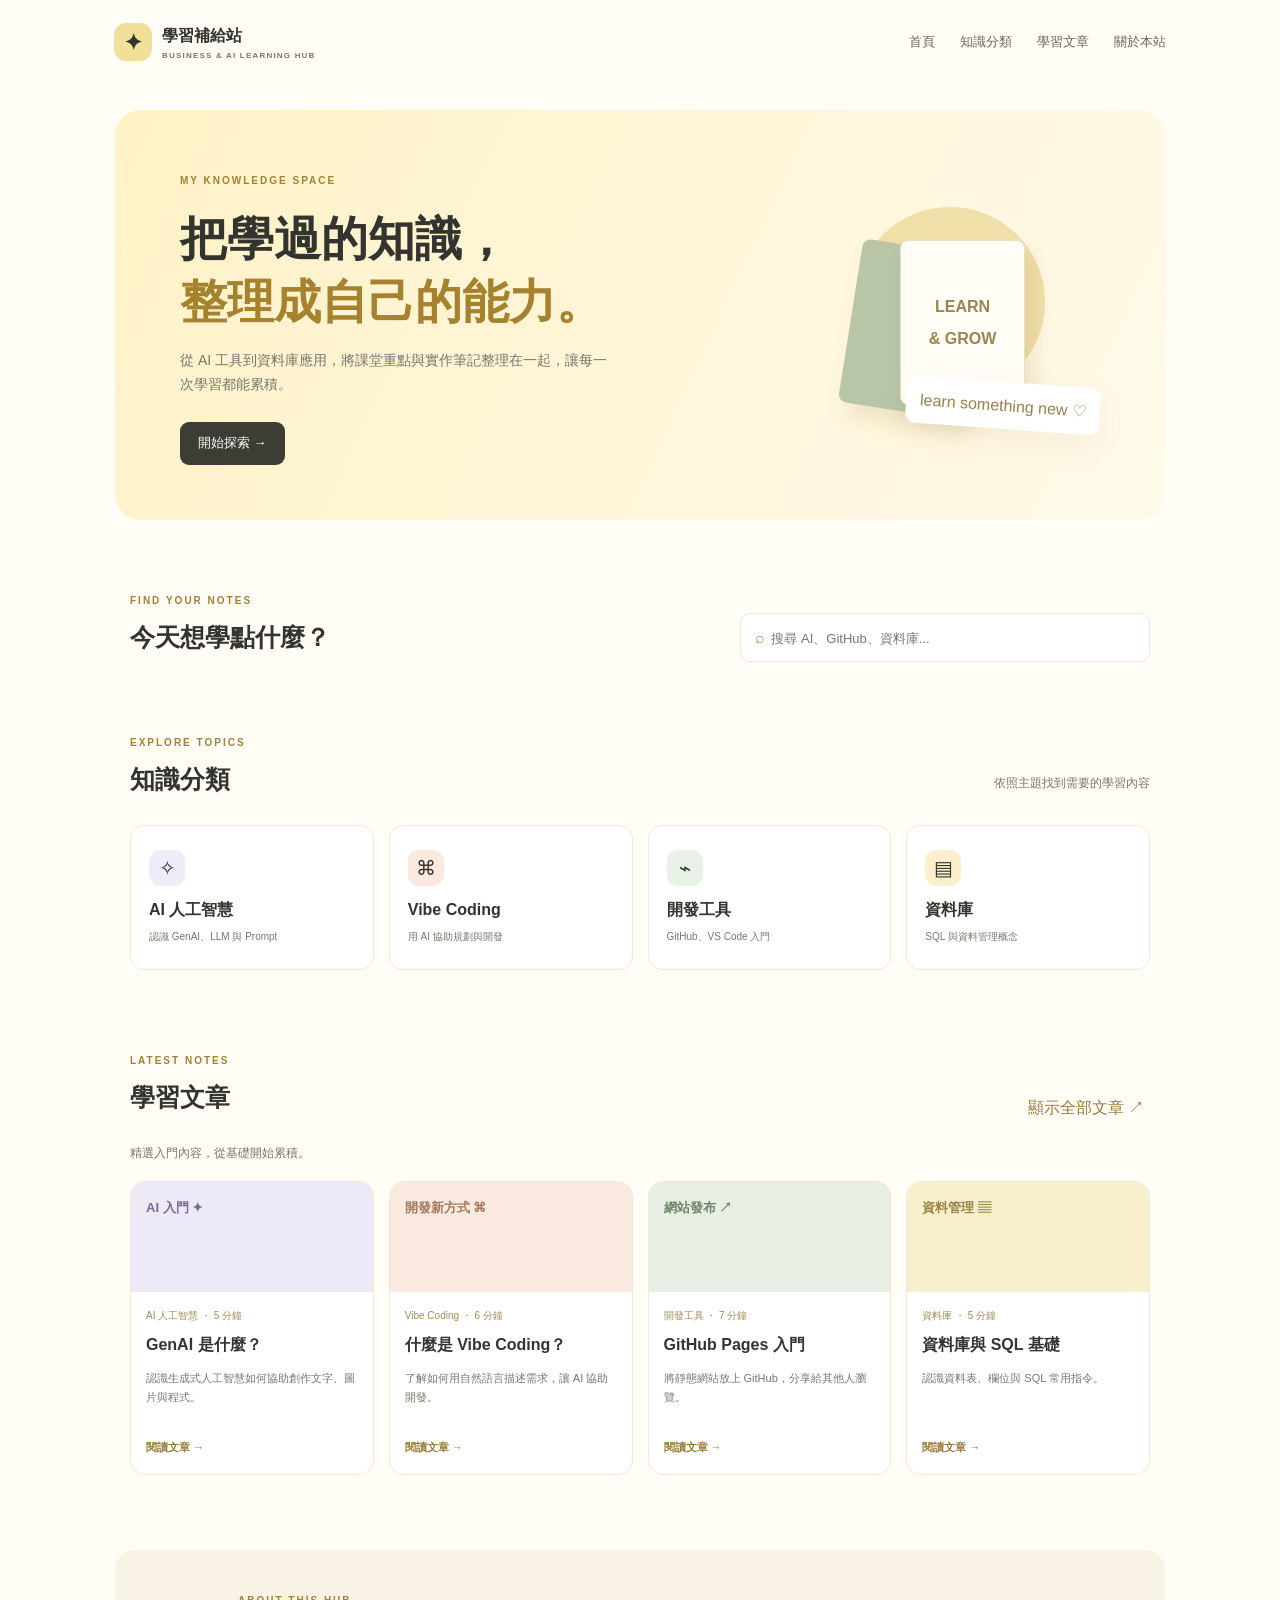
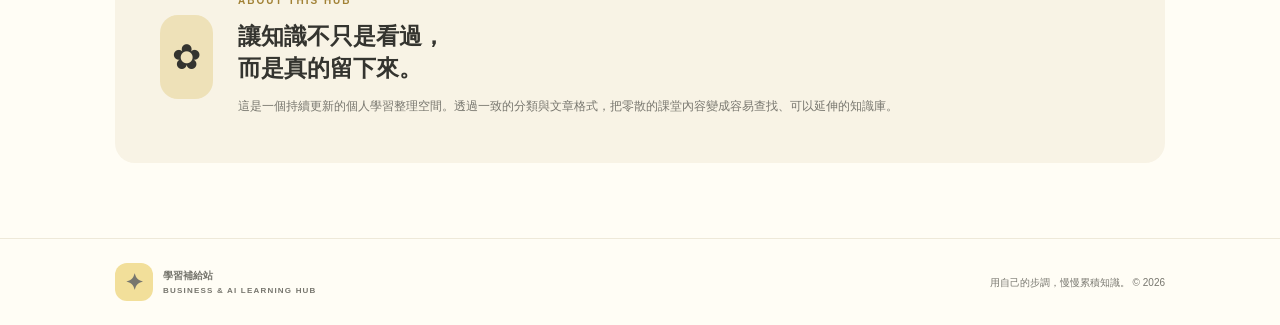
<file: index.html>
<!doctype html>
<html lang="zh-Hant">
<head>
<meta charset="utf-8">
<meta name="viewport" content="width=device-width,initial-scale=1">
<meta name="description" content="整理 AI、Vibe Coding、GitHub 與資料庫知識的商資系學習網站。">
<title>商資系 AI 學習知識庫</title>
<link rel="stylesheet" href="style.css">
</head>
<body>
<header class="site-header">
<a class="brand" href="index.html"><span class="brand-mark">✦</span><span>學習補給站<small>BUSINESS & AI LEARNING HUB</small></span></a>
<nav><a href="#home">首頁</a><a href="#topics">知識分類</a><a href="#articles">學習文章</a><a href="#about">關於本站</a></nav>
</header>
<main>
<section class="hero" id="home">
<div><span class="eyebrow">MY KNOWLEDGE SPACE</span><h1>把學過的知識，<br><em>整理成自己的能力。</em></h1><p>從 AI 工具到資料庫應用，將課堂重點與實作筆記整理在一起，讓每一次學習都能累積。</p><a class="primary-btn" href="#articles">開始探索 →</a></div>
<div class="hero-art" aria-label="學習知識插畫"><div class="sun"></div><div class="book back"></div><div class="book front">LEARN<br>& GROW</div><div class="art-note">learn something new ♡</div></div>
</section>
<section class="search-section"><div><span class="section-kicker">FIND YOUR NOTES</span><h2>今天想學點什麼？</h2></div><label class="search-box">⌕ <input id="searchInput" type="search" placeholder="搜尋 AI、GitHub、資料庫..." aria-label="搜尋文章"></label></section>
<section class="section" id="topics"><div class="section-heading"><div><span class="section-kicker">EXPLORE TOPICS</span><h2>知識分類</h2></div><p>依照主題找到需要的學習內容</p></div>
<div class="topic-grid">
<button class="topic-card" data-category="AI 人工智慧"><span class="topic-icon lavender">✧</span><strong>AI 人工智慧</strong><small>認識 GenAI、LLM 與 Prompt</small></button>
<button class="topic-card" data-category="Vibe Coding"><span class="topic-icon peach">⌘</span><strong>Vibe Coding</strong><small>用 AI 協助規劃與開發</small></button>
<button class="topic-card" data-category="開發工具"><span class="topic-icon mint">⌁</span><strong>開發工具</strong><small>GitHub、VS Code 入門</small></button>
<button class="topic-card" data-category="資料庫"><span class="topic-icon yellow">▤</span><strong>資料庫</strong><small>SQL 與資料管理概念</small></button>
</div></section>
<section class="section articles-section" id="articles"><div class="section-heading"><div><span class="section-kicker">LATEST NOTES</span><h2>學習文章</h2></div><button class="text-btn" id="clearFilter">顯示全部文章 ↗</button></div><p id="resultsNote" class="results-note">精選入門內容，從基礎開始累積。</p>
<div class="article-grid">
<article class="article-card" data-category="AI 人工智慧" data-search="GenAI 生成式人工智慧 文字 圖片"><div class="article-top ai-bg">AI 入門 ✦</div><div class="article-body"><div class="meta">AI 人工智慧 ・ 5 分鐘</div><h3>GenAI 是什麼？</h3><p>認識生成式人工智慧如何協助創作文字、圖片與程式。</p><a href="genai.html">閱讀文章 →</a></div></article>
<article class="article-card" data-category="Vibe Coding" data-search="Vibe Coding AI 程式 開發"><div class="article-top vibe-bg">開發新方式 ⌘</div><div class="article-body"><div class="meta">Vibe Coding ・ 6 分鐘</div><h3>什麼是 Vibe Coding？</h3><p>了解如何用自然語言描述需求，讓 AI 協助開發。</p><a href="vibe-coding.html">閱讀文章 →</a></div></article>
<article class="article-card" data-category="開發工具" data-search="GitHub Pages 網站 部署 Repository"><div class="article-top github-bg">網站發布 ↗</div><div class="article-body"><div class="meta">開發工具 ・ 7 分鐘</div><h3>GitHub Pages 入門</h3><p>將靜態網站放上 GitHub，分享給其他人瀏覽。</p><a href="github-pages.html">閱讀文章 →</a></div></article>
<article class="article-card" data-category="資料庫" data-search="資料庫 SQL 資料表 查詢"><div class="article-top db-bg">資料管理 ▤</div><div class="article-body"><div class="meta">資料庫 ・ 5 分鐘</div><h3>資料庫與 SQL 基礎</h3><p>認識資料表、欄位與 SQL 常用指令。</p><a href="database.html">閱讀文章 →</a></div></article>
</div><div id="emptyState" class="empty-state" hidden>找不到符合的文章，試試其他關鍵字吧！</div></section>
<section class="about" id="about"><div class="about-icon">✿</div><div><span class="section-kicker">ABOUT THIS HUB</span><h2>讓知識不只是看過，<br>而是真的留下來。</h2><p>這是一個持續更新的個人學習整理空間。透過一致的分類與文章格式，把零散的課堂內容變成容易查找、可以延伸的知識庫。</p></div></section>
</main>
<footer><a class="brand" href="index.html"><span class="brand-mark">✦</span><span>學習補給站<small>BUSINESS & AI LEARNING HUB</small></span></a><span>用自己的步調，慢慢累積知識。 © 2026</span></footer>
<script src="script.js"></script>
</body></html>
</file>
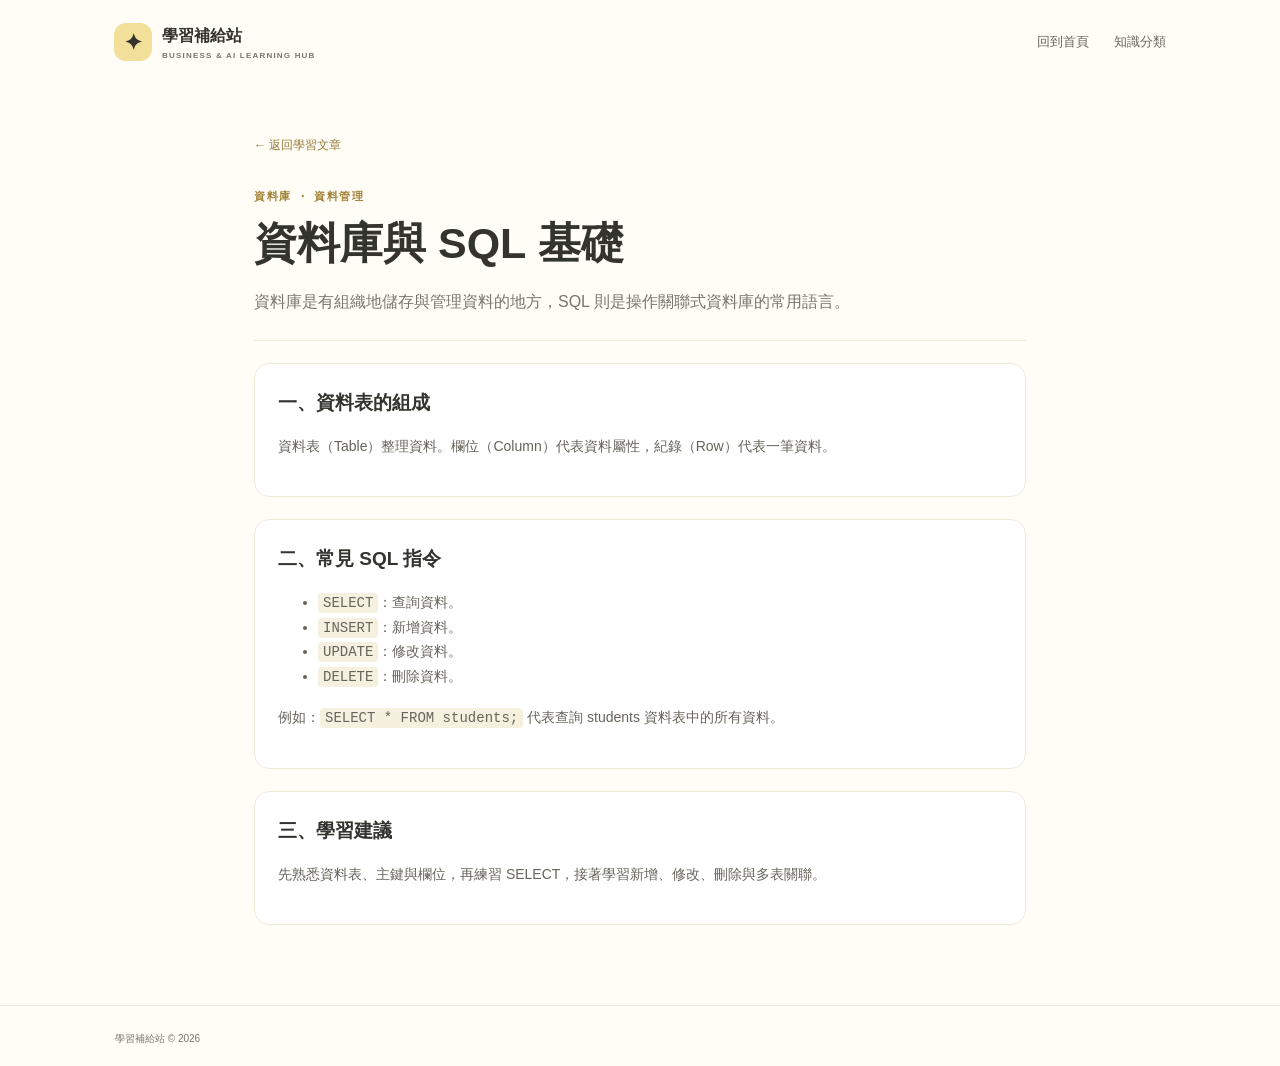
<file: database.html>
<!doctype html><html lang="zh-Hant"><head><meta charset="utf-8"><meta name="viewport" content="width=device-width,initial-scale=1"><title>資料庫與 SQL 基礎｜學習補給站</title><link rel="stylesheet" href="style.css"></head><body><header class="site-header"><a class="brand" href="index.html"><span class="brand-mark">✦</span><span>學習補給站<small>BUSINESS & AI LEARNING HUB</small></span></a><nav><a href="index.html">回到首頁</a><a href="index.html#topics">知識分類</a></nav></header><main class="page-wrap"><a class="back-link" href="index.html#articles">← 返回學習文章</a><div class="page-label">資料庫 ・ 資料管理</div><h1>資料庫與 SQL 基礎</h1><p class="page-lead">資料庫是有組織地儲存與管理資料的地方，SQL 則是操作關聯式資料庫的常用語言。</p><section class="content-card"><h2>一、資料表的組成</h2><p>資料表（Table）整理資料。欄位（Column）代表資料屬性，紀錄（Row）代表一筆資料。</p></section><section class="content-card"><h2>二、常見 SQL 指令</h2><ul><li><code>SELECT</code>：查詢資料。</li><li><code>INSERT</code>：新增資料。</li><li><code>UPDATE</code>：修改資料。</li><li><code>DELETE</code>：刪除資料。</li></ul><p>例如：<code>SELECT * FROM students;</code> 代表查詢 students 資料表中的所有資料。</p></section><section class="content-card"><h2>三、學習建議</h2><p>先熟悉資料表、主鍵與欄位，再練習 SELECT，接著學習新增、修改、刪除與多表關聯。</p></section></main><footer>學習補給站 © 2026</footer></body></html>
</file>
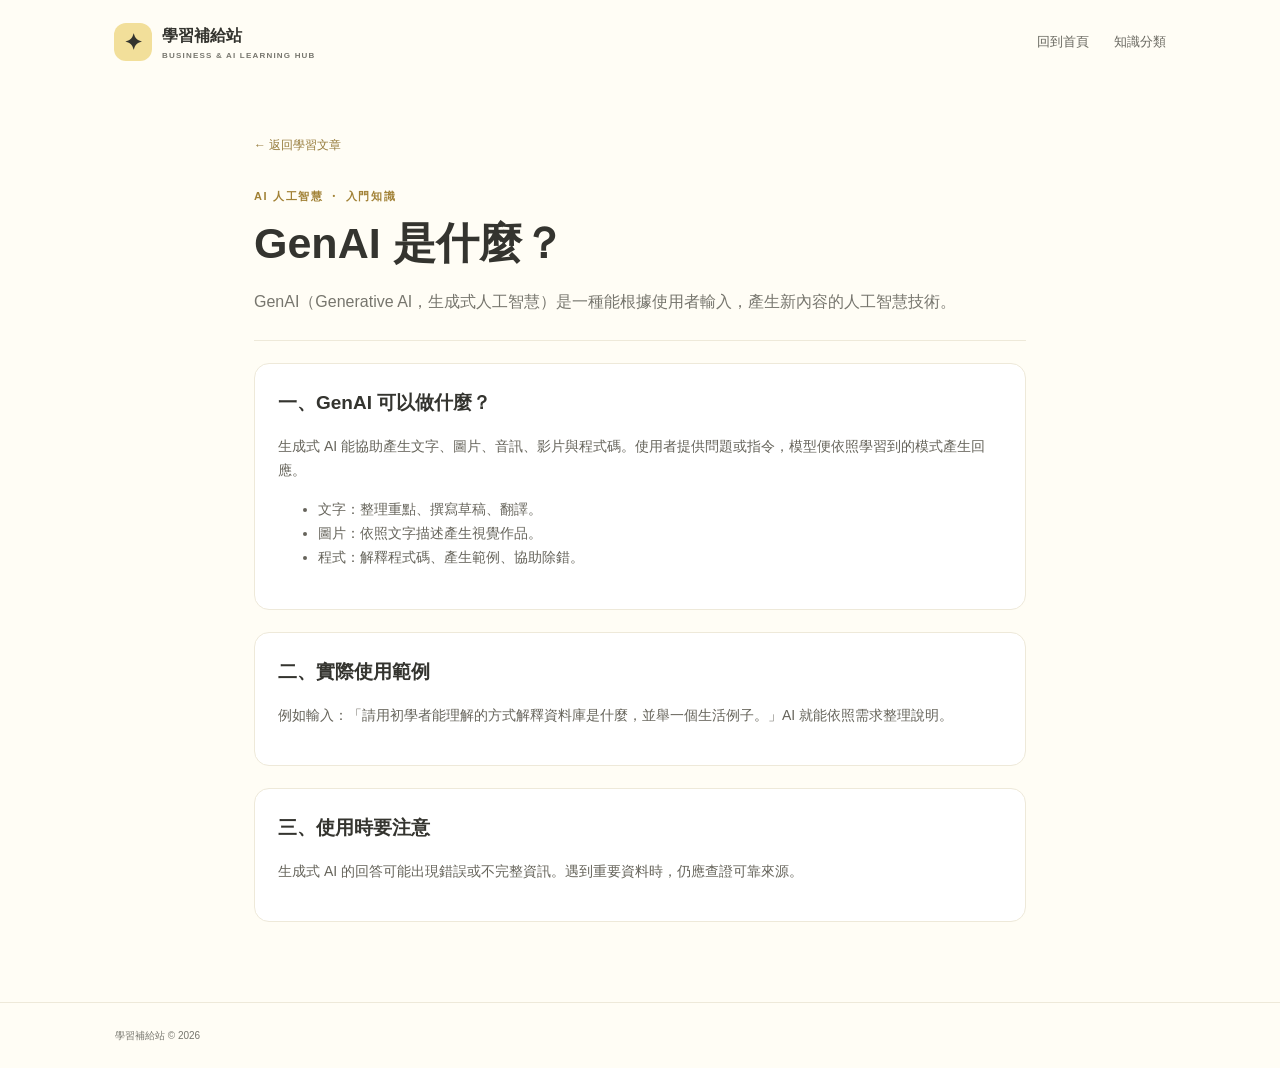
<file: genai.html>
<!doctype html><html lang="zh-Hant"><head><meta charset="utf-8"><meta name="viewport" content="width=device-width,initial-scale=1"><title>GenAI 是什麼？｜學習補給站</title><link rel="stylesheet" href="style.css"></head><body><header class="site-header"><a class="brand" href="index.html"><span class="brand-mark">✦</span><span>學習補給站<small>BUSINESS & AI LEARNING HUB</small></span></a><nav><a href="index.html">回到首頁</a><a href="index.html#topics">知識分類</a></nav></header><main class="page-wrap"><a class="back-link" href="index.html#articles">← 返回學習文章</a><div class="page-label">AI 人工智慧 ・ 入門知識</div><h1>GenAI 是什麼？</h1><p class="page-lead">GenAI（Generative AI，生成式人工智慧）是一種能根據使用者輸入，產生新內容的人工智慧技術。</p><section class="content-card"><h2>一、GenAI 可以做什麼？</h2><p>生成式 AI 能協助產生文字、圖片、音訊、影片與程式碼。使用者提供問題或指令，模型便依照學習到的模式產生回應。</p><ul><li>文字：整理重點、撰寫草稿、翻譯。</li><li>圖片：依照文字描述產生視覺作品。</li><li>程式：解釋程式碼、產生範例、協助除錯。</li></ul></section><section class="content-card"><h2>二、實際使用範例</h2><p>例如輸入：「請用初學者能理解的方式解釋資料庫是什麼，並舉一個生活例子。」AI 就能依照需求整理說明。</p></section><section class="content-card"><h2>三、使用時要注意</h2><p>生成式 AI 的回答可能出現錯誤或不完整資訊。遇到重要資料時，仍應查證可靠來源。</p></section></main><footer>學習補給站 © 2026</footer></body></html>
</file>
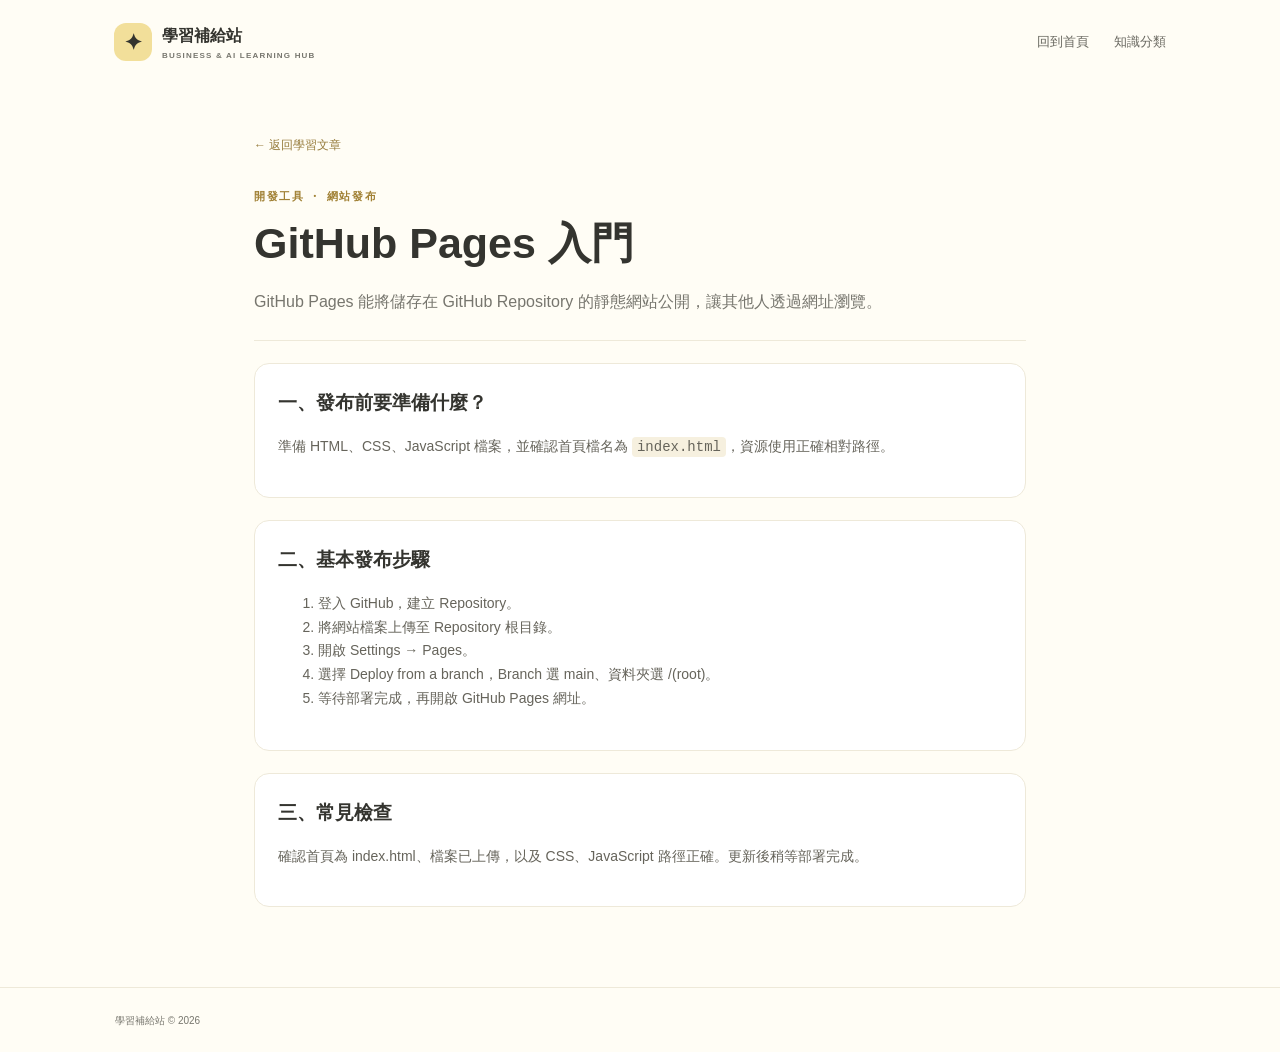
<file: github-pages.html>
<!doctype html><html lang="zh-Hant"><head><meta charset="utf-8"><meta name="viewport" content="width=device-width,initial-scale=1"><title>GitHub Pages 入門｜學習補給站</title><link rel="stylesheet" href="style.css"></head><body><header class="site-header"><a class="brand" href="index.html"><span class="brand-mark">✦</span><span>學習補給站<small>BUSINESS & AI LEARNING HUB</small></span></a><nav><a href="index.html">回到首頁</a><a href="index.html#topics">知識分類</a></nav></header><main class="page-wrap"><a class="back-link" href="index.html#articles">← 返回學習文章</a><div class="page-label">開發工具 ・ 網站發布</div><h1>GitHub Pages 入門</h1><p class="page-lead">GitHub Pages 能將儲存在 GitHub Repository 的靜態網站公開，讓其他人透過網址瀏覽。</p><section class="content-card"><h2>一、發布前要準備什麼？</h2><p>準備 HTML、CSS、JavaScript 檔案，並確認首頁檔名為 <code>index.html</code>，資源使用正確相對路徑。</p></section><section class="content-card"><h2>二、基本發布步驟</h2><ol><li>登入 GitHub，建立 Repository。</li><li>將網站檔案上傳至 Repository 根目錄。</li><li>開啟 Settings → Pages。</li><li>選擇 Deploy from a branch，Branch 選 main、資料夾選 /(root)。</li><li>等待部署完成，再開啟 GitHub Pages 網址。</li></ol></section><section class="content-card"><h2>三、常見檢查</h2><p>確認首頁為 index.html、檔案已上傳，以及 CSS、JavaScript 路徑正確。更新後稍等部署完成。</p></section></main><footer>學習補給站 © 2026</footer></body></html>
</file>
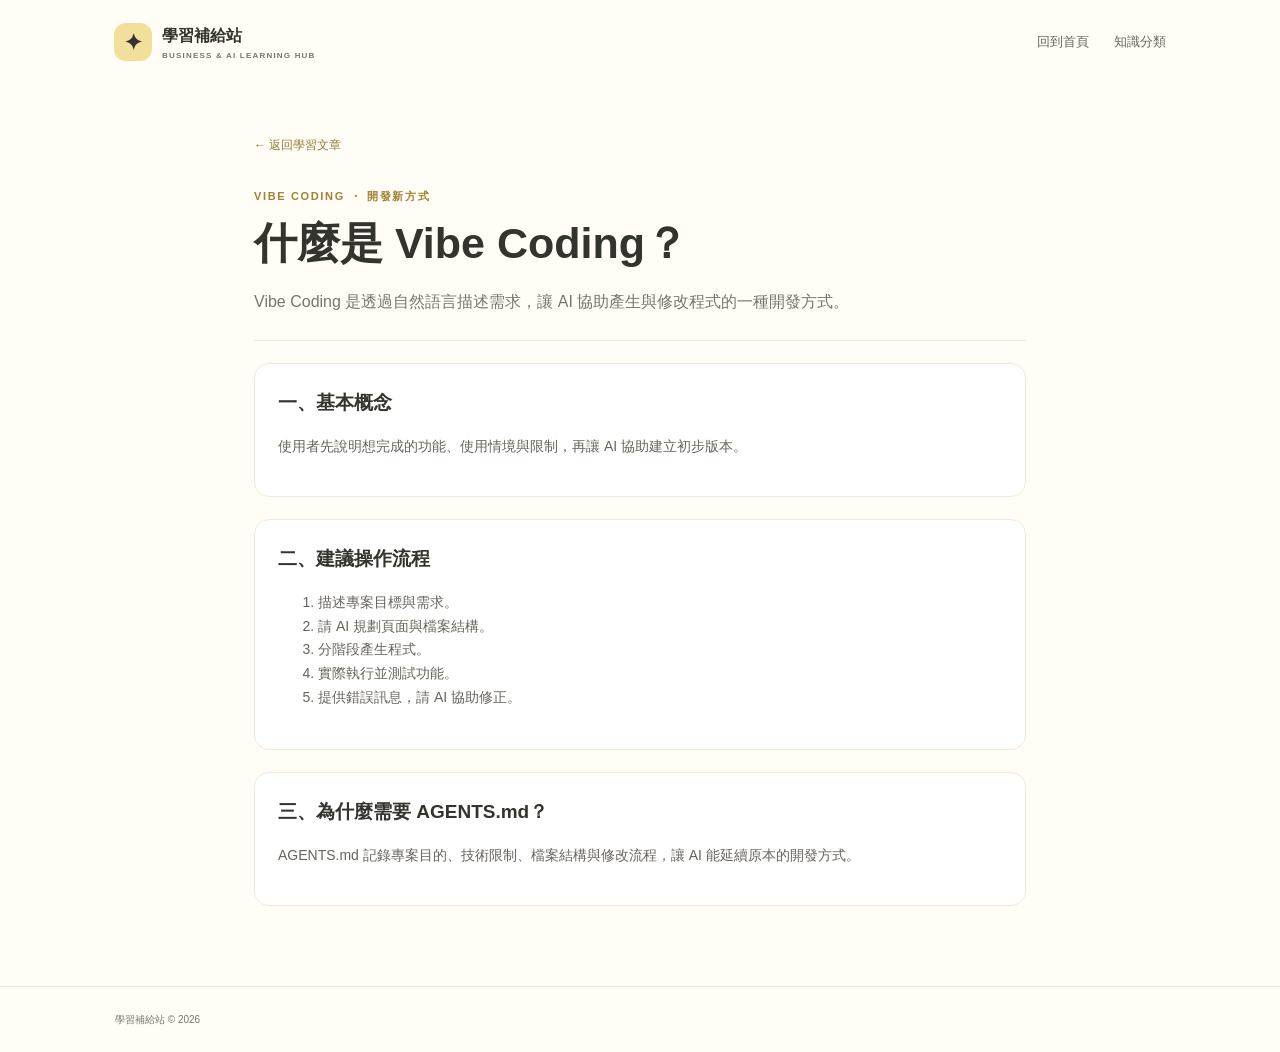
<file: vibe-coding.html>
<!doctype html><html lang="zh-Hant"><head><meta charset="utf-8"><meta name="viewport" content="width=device-width,initial-scale=1"><title>什麼是 Vibe Coding？｜學習補給站</title><link rel="stylesheet" href="style.css"></head><body><header class="site-header"><a class="brand" href="index.html"><span class="brand-mark">✦</span><span>學習補給站<small>BUSINESS & AI LEARNING HUB</small></span></a><nav><a href="index.html">回到首頁</a><a href="index.html#topics">知識分類</a></nav></header><main class="page-wrap"><a class="back-link" href="index.html#articles">← 返回學習文章</a><div class="page-label">VIBE CODING ・ 開發新方式</div><h1>什麼是 Vibe Coding？</h1><p class="page-lead">Vibe Coding 是透過自然語言描述需求，讓 AI 協助產生與修改程式的一種開發方式。</p><section class="content-card"><h2>一、基本概念</h2><p>使用者先說明想完成的功能、使用情境與限制，再讓 AI 協助建立初步版本。</p></section><section class="content-card"><h2>二、建議操作流程</h2><ol><li>描述專案目標與需求。</li><li>請 AI 規劃頁面與檔案結構。</li><li>分階段產生程式。</li><li>實際執行並測試功能。</li><li>提供錯誤訊息，請 AI 協助修正。</li></ol></section><section class="content-card"><h2>三、為什麼需要 AGENTS.md？</h2><p>AGENTS.md 記錄專案目的、技術限制、檔案結構與修改流程，讓 AI 能延續原本的開發方式。</p></section></main><footer>學習補給站 © 2026</footer></body></html>
</file>
<file: style.css>
:root{--paper:#fffdf5;--yellow:#f2df9a;--ink:#34342f;--muted:#77766e;--line:#eee9d9;--shadow:0 12px 35px #4a40230d}
*{box-sizing:border-box}html{scroll-behavior:smooth}body{margin:0;background:var(--paper);color:var(--ink);font-family:Arial,"Noto Sans TC","Microsoft JhengHei",sans-serif;line-height:1.7}a{color:inherit;text-decoration:none}button,input{font:inherit}.site-header{max-width:1100px;margin:auto;padding:22px 24px;display:flex;justify-content:space-between;align-items:center;gap:20px}.brand{display:flex;align-items:center;gap:10px;font-weight:800}.brand-mark{display:grid;place-items:center;background:var(--yellow);border-radius:12px;width:38px;height:38px;font-size:22px}.brand small{display:block;font-size:8px;letter-spacing:.15em;color:var(--muted)}nav{display:flex;gap:25px;font-size:13px;color:#68675f}.hero{max-width:1050px;margin:25px auto 0;padding:55px 65px;border-radius:26px;background:linear-gradient(115deg,#fff2c7,#fff9e9);display:grid;grid-template-columns:1.2fr .8fr;align-items:center}.eyebrow,.section-kicker{font-size:10px;letter-spacing:.2em;color:#a18135;font-weight:800}.hero h1{font-size:clamp(32px,4vw,47px);line-height:1.35;margin:15px 0}.hero h1 em{font-style:normal;color:#a6812e}.hero p{max-width:440px;color:var(--muted);font-size:14px}.primary-btn{display:inline-block;background:#3e3d35;color:white;padding:10px 18px;border-radius:9px;font-size:13px;margin-top:12px}.hero-art{height:245px;position:relative;display:grid;place-items:center}.sun{position:absolute;width:190px;height:190px;border-radius:50%;background:#f1dfaa;right:55px;top:15px}.book{position:absolute;width:125px;height:165px;border-radius:8px;box-shadow:10px 14px 20px #b49b5a35}.book.back{background:#b8c5a7;right:125px;top:55px;transform:rotate(9deg)}.book.front{background:#fffdf6;border:1px solid #e8dfc5;right:75px;top:48px;display:grid;place-content:center;text-align:center;font-weight:bold;color:#9c854e;line-height:2}.art-note{position:absolute;right:0;bottom:8px;background:white;padding:10px 14px;border-radius:10px;box-shadow:var(--shadow);color:#9a8047;transform:rotate(4deg)}.search-section,.section{max-width:1050px;margin:65px auto 0;padding:0 15px}.search-section{display:flex;justify-content:space-between;align-items:end;gap:20px}.search-section h2,.section-heading h2{font-size:25px;margin:4px 0}.search-box{width:min(410px,48%);background:white;border:1px solid var(--line);border-radius:10px;padding:10px 14px;color:#9b8a5d}.search-box input{border:0;outline:0;width:90%;font-size:13px}.section-heading{display:flex;justify-content:space-between;align-items:end;margin-bottom:20px}.section-heading p,.results-note{font-size:12px;color:var(--muted)}.topic-grid,.article-grid{display:grid;grid-template-columns:repeat(4,1fr);gap:15px}.topic-card{background:white;border:1px solid var(--line);border-radius:14px;padding:18px;text-align:left;cursor:pointer;color:var(--ink);min-height:145px}.topic-card:hover,.topic-card.selected,.article-card:hover{box-shadow:var(--shadow);transform:translateY(-3px)}.topic-icon{display:grid;place-items:center;width:36px;height:36px;border-radius:11px;font-size:20px;margin-bottom:10px}.lavender{background:#f0ebf8}.peach{background:#fae9df}.mint{background:#e8f1e6}.yellow{background:#fbf0cb}.topic-card strong,.topic-card small{display:block}.topic-card small{font-size:10px;color:var(--muted);margin-top:4px}.articles-section{margin-top:75px}.text-btn{border:0;background:none;color:#967b3b;cursor:pointer}.results-note{margin:0 0 18px}.article-card{background:white;border:1px solid var(--line);border-radius:15px;overflow:hidden;transition:.2s}.article-top{height:110px;padding:15px;font-size:13px;font-weight:bold}.ai-bg{background:#eee9f6;color:#766b93}.vibe-bg{background:#f9e9df;color:#a8795f}.github-bg{background:#e7eee4;color:#71856b}.db-bg{background:#f8efce;color:#9c8544}.article-body{padding:15px}.meta{font-size:10px;color:#a18c58}.article-body h3{font-size:16px;margin:7px 0}.article-body p{font-size:11px;color:var(--muted);min-height:52px}.article-body a{font-size:11px;color:#987b39;font-weight:bold}.empty-state{text-align:center;padding:30px;color:var(--muted)}.about{max-width:1050px;margin:75px auto;padding:35px 45px;background:#f8f3e5;border-radius:20px;display:flex;gap:25px;align-items:center}.about-icon{font-size:35px;background:#eee1b8;border-radius:18px;padding:12px}.about h2{font-size:23px;line-height:1.4;margin:7px 0}.about p{font-size:12px;color:var(--muted)}footer{border-top:1px solid var(--line);padding:24px max(25px,calc((100% - 1050px)/2));display:flex;justify-content:space-between;align-items:center;color:var(--muted);font-size:10px}
.page-wrap{max-width:820px;margin:45px auto 80px;padding:0 24px}.back-link{font-size:12px;color:#967b3b}.page-label{margin-top:30px;color:#a18135;font-size:11px;letter-spacing:.15em;font-weight:bold}.page-wrap h1{font-size:clamp(30px,5vw,43px);line-height:1.3;margin:10px 0}.page-lead{font-size:16px;color:var(--muted);border-bottom:1px solid var(--line);padding-bottom:25px}.content-card{background:white;border:1px solid var(--line);border-radius:15px;padding:23px;margin:22px 0}.content-card h2{font-size:19px;margin-top:0}.content-card p,.content-card li{font-size:14px;color:#66645b}.content-card code{background:#f6f0df;padding:2px 5px;border-radius:4px}
@media(max-width:800px){.hero{margin:12px 18px;padding:35px;grid-template-columns:1fr .8fr}.topic-grid,.article-grid{grid-template-columns:repeat(2,1fr)}.section,.search-section{margin-left:18px;margin-right:18px}.about{margin-left:18px;margin-right:18px}}
@media(max-width:560px){.site-header{align-items:flex-start;flex-direction:column;padding:17px}.site-header nav{width:100%;gap:17px;overflow:auto;font-size:12px}.hero{display:block;padding:30px 24px}.hero-art{height:190px;transform:scale(.8)}.search-section{align-items:stretch;flex-direction:column;margin-top:45px}.search-box{width:100%}.section{margin-top:48px}.topic-grid,.article-grid{gap:10px}.topic-card{padding:13px;min-height:135px}.article-top{height:90px}.article-body{padding:12px}.about{padding:22px;align-items:flex-start;gap:14px}.about h2{font-size:19px}footer{padding:20px;gap:12px;align-items:flex-start;flex-direction:column}}
</file>
